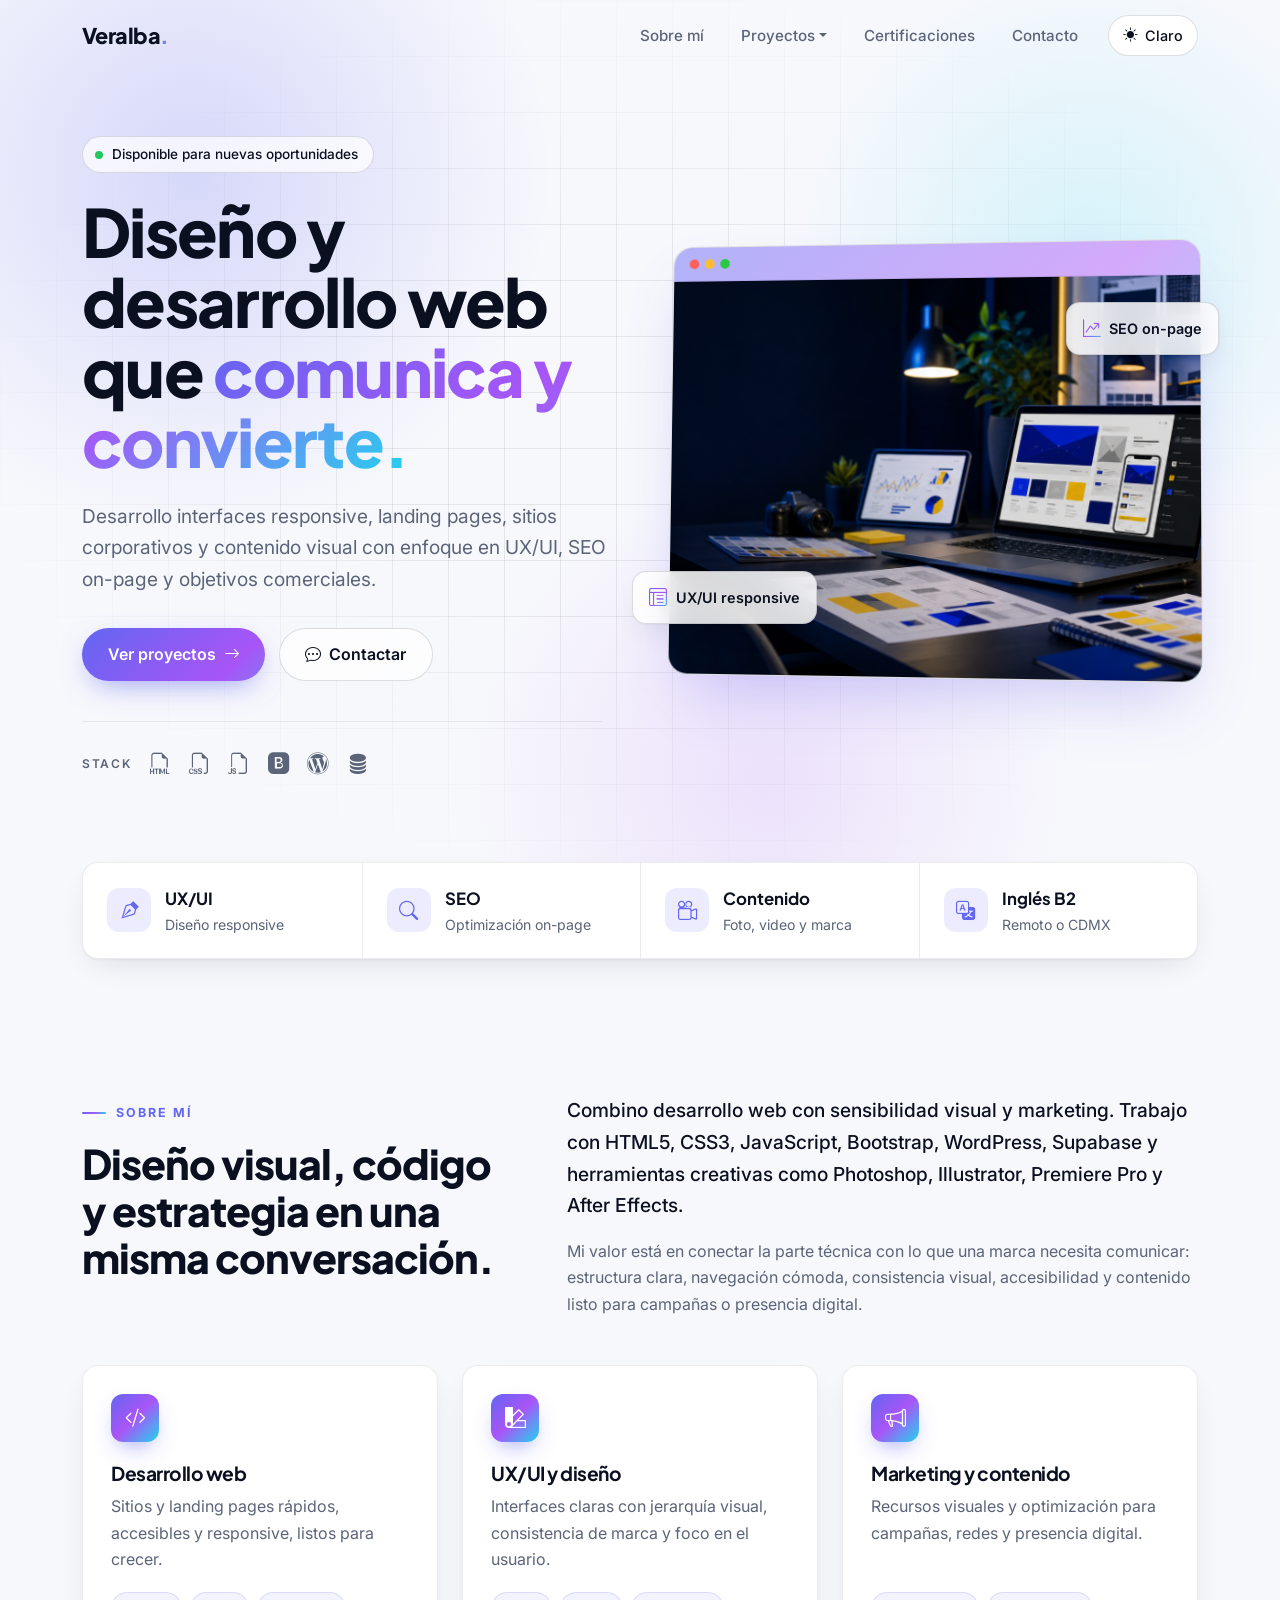
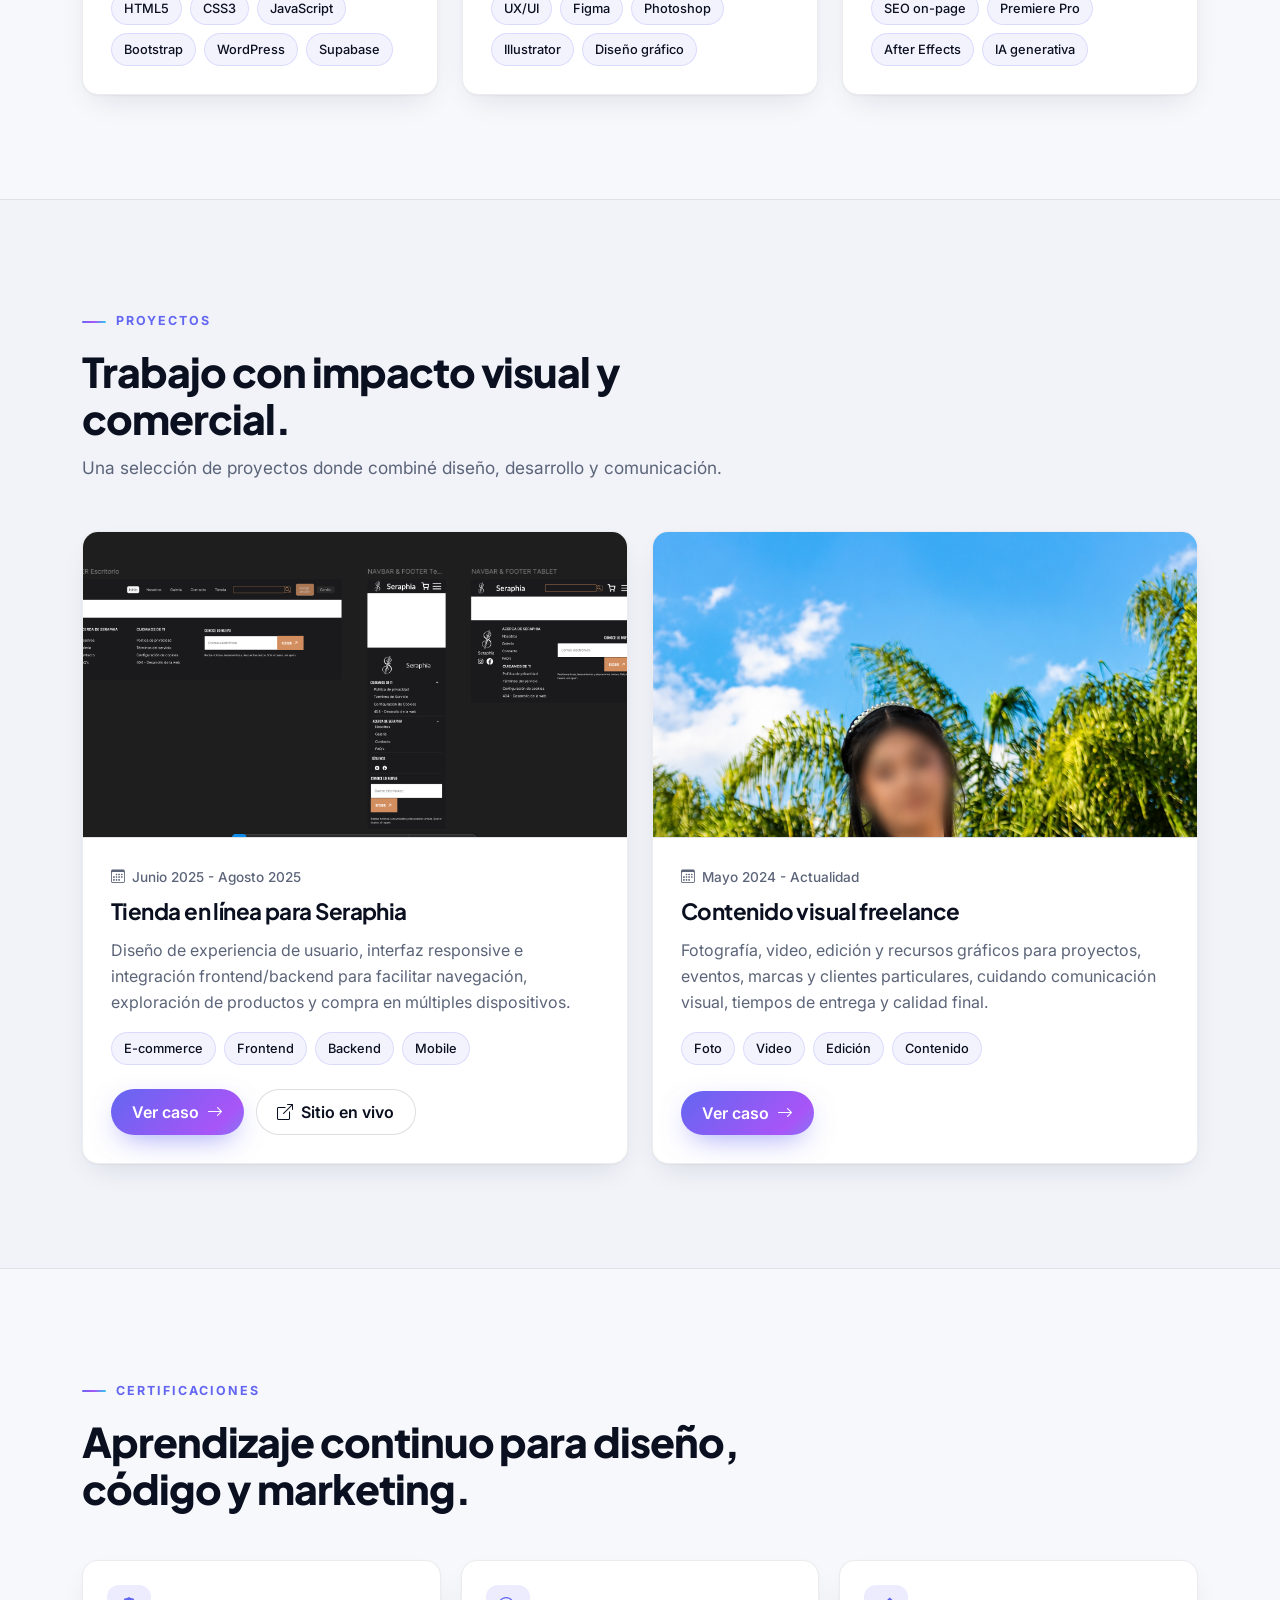
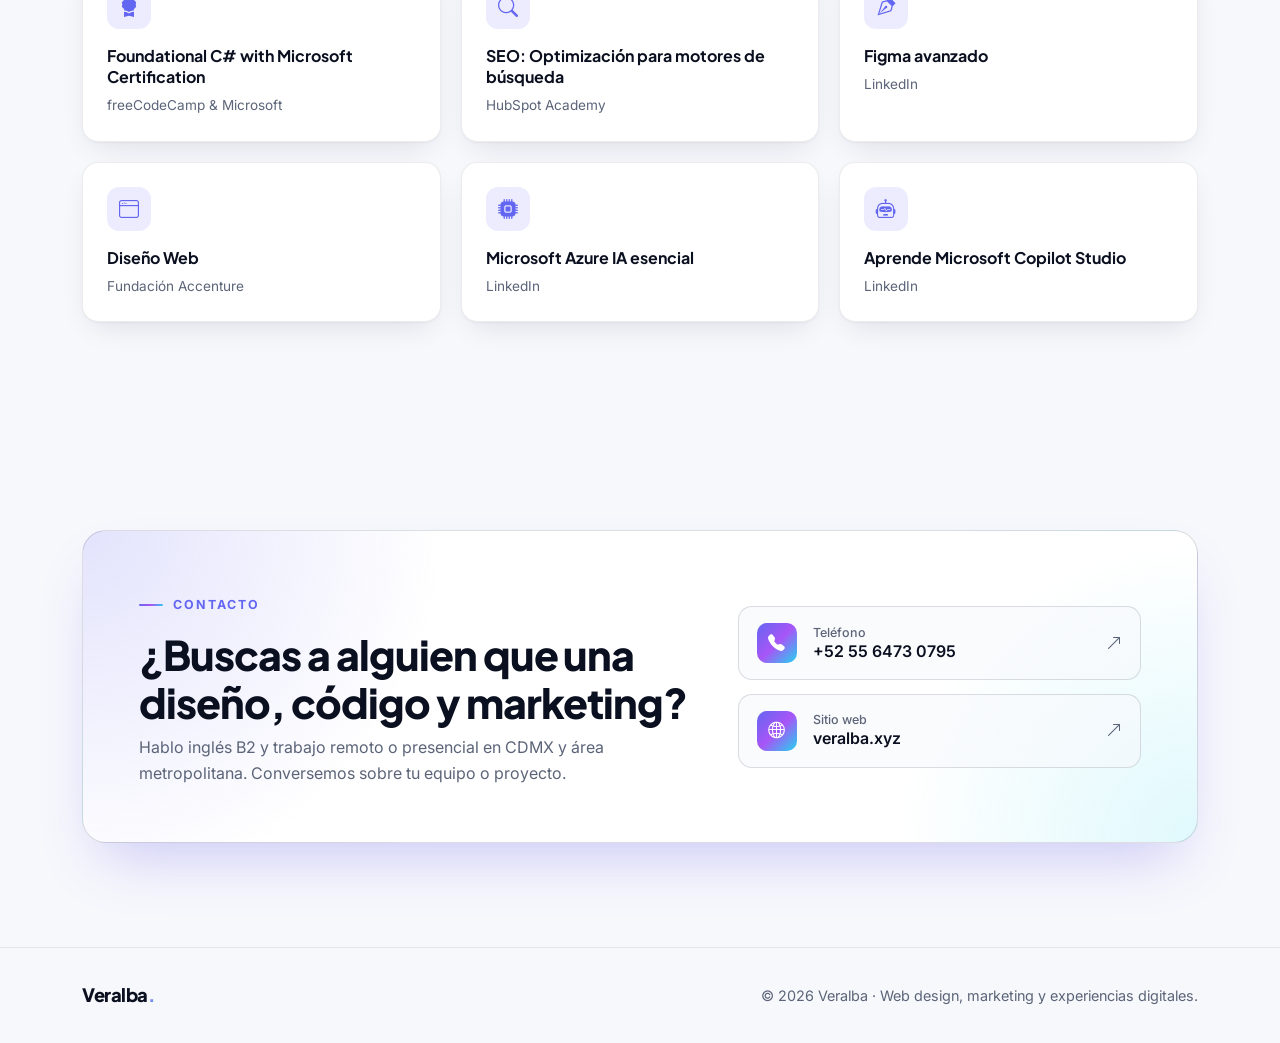
<file: index.html>
<!doctype html>
<html lang="es" data-bs-theme="dark">
  <head>
    <meta charset="utf-8">
    <meta name="viewport" content="width=device-width, initial-scale=1">
    <meta name="description" content="Portafolio de Veralba, diseño web y marketing digital, UX/UI, SEO y contenido visual.">
    <meta name="theme-color" content="#070a13">
    <title>Veralba | Web Designer & Marketing</title>
    <link rel="preconnect" href="https://fonts.googleapis.com">
    <link rel="preconnect" href="https://fonts.gstatic.com" crossorigin>
    <link rel="stylesheet" href="https://fonts.googleapis.com/css2?family=Inter:wght@400;500;600;700&family=Plus+Jakarta+Sans:wght@600;700;800&display=swap">
    <link rel="preconnect" href="https://cdn.jsdelivr.net">
    <link rel="stylesheet" href="https://cdn.jsdelivr.net/npm/bootstrap@5.3.3/dist/css/bootstrap.min.css">
    <link rel="stylesheet" href="https://cdn.jsdelivr.net/npm/bootstrap-icons@1.11.3/font/bootstrap-icons.min.css">
    <link rel="stylesheet" href="/styles.css">
  </head>
  <body>
    <div data-navbar></div>

    <main>
      <!-- Hero -->
      <section class="hero-section" id="inicio">
        <div class="hero-glow" aria-hidden="true"></div>
        <div class="hero-grid" aria-hidden="true"></div>
        <div class="container hero-content">
          <div class="row align-items-center g-5 hero-row">
            <div class="col-lg-6">
              <span class="status-badge reveal"><span class="status-dot"></span> Disponible para nuevas oportunidades</span>
              <h1 class="reveal">Diseño y desarrollo web que <span class="gradient-text">comunica y convierte.</span></h1>
              <p class="hero-copy reveal">Desarrollo interfaces responsive, landing pages, sitios corporativos y contenido visual con enfoque en UX/UI, SEO on-page y objetivos comerciales.</p>
              <div class="hero-actions reveal">
                <a class="btn btn-primary btn-lg" href="#proyectos">Ver proyectos <i class="bi bi-arrow-right"></i></a>
                <a class="btn btn-ghost btn-lg" href="#contacto"><i class="bi bi-chat-dots"></i> Contactar</a>
              </div>
              <div class="hero-stack reveal" aria-label="Tecnologías principales">
                <span class="stack-label">Stack</span>
                <i class="bi bi-filetype-html" title="HTML5"></i>
                <i class="bi bi-filetype-css" title="CSS3"></i>
                <i class="bi bi-filetype-js" title="JavaScript"></i>
                <i class="bi bi-bootstrap-fill" title="Bootstrap"></i>
                <i class="bi bi-wordpress" title="WordPress"></i>
                <i class="bi bi-database-fill" title="Supabase"></i>
              </div>
            </div>
            <div class="col-lg-6">
              <div class="hero-visual reveal">
                <div class="hero-frame">
                  <div class="frame-bar"><span></span><span></span><span></span></div>
                  <img src="/assets/images/hero-web-marketing.png" alt="Mesa creativa con interfaces web, analítica y recursos de marketing digital">
                </div>
                <div class="float-chip chip-a"><i class="bi bi-layout-text-window-reverse"></i> UX/UI responsive</div>
                <div class="float-chip chip-b"><i class="bi bi-graph-up-arrow"></i> SEO on-page</div>
              </div>
            </div>
          </div>
        </div>
      </section>

      <!-- Highlights -->
      <section class="highlights">
        <div class="container">
          <div class="highlight-grid">
            <div class="highlight reveal"><i class="bi bi-vector-pen"></i><div><strong>UX/UI</strong><span>Diseño responsive</span></div></div>
            <div class="highlight reveal"><i class="bi bi-search"></i><div><strong>SEO</strong><span>Optimización on-page</span></div></div>
            <div class="highlight reveal"><i class="bi bi-camera-reels"></i><div><strong>Contenido</strong><span>Foto, video y marca</span></div></div>
            <div class="highlight reveal"><i class="bi bi-translate"></i><div><strong>Inglés B2</strong><span>Remoto o CDMX</span></div></div>
          </div>
        </div>
      </section>

      <!-- Sobre mí -->
      <section class="section-pad" id="sobre-mi">
        <div class="container">
          <div class="row g-5 align-items-start">
            <div class="col-lg-5 reveal">
              <p class="section-kicker">Sobre mí</p>
              <h2>Diseño visual, código y estrategia en una misma conversación.</h2>
            </div>
            <div class="col-lg-7 reveal">
              <p class="lead">Combino desarrollo web con sensibilidad visual y marketing. Trabajo con HTML5, CSS3, JavaScript, Bootstrap, WordPress, Supabase y herramientas creativas como Photoshop, Illustrator, Premiere Pro y After Effects.</p>
              <p>Mi valor está en conectar la parte técnica con lo que una marca necesita comunicar: estructura clara, navegación cómoda, consistencia visual, accesibilidad y contenido listo para campañas o presencia digital.</p>
            </div>
          </div>

          <div class="row g-4 mt-2">
            <div class="col-md-4">
              <article class="service-card reveal">
                <div class="service-icon"><i class="bi bi-code-slash"></i></div>
                <h3>Desarrollo web</h3>
                <p>Sitios y landing pages rápidos, accesibles y responsive, listos para crecer.</p>
                <div class="skill-cloud"><span>HTML5</span><span>CSS3</span><span>JavaScript</span><span>Bootstrap</span><span>WordPress</span><span>Supabase</span></div>
              </article>
            </div>
            <div class="col-md-4">
              <article class="service-card reveal">
                <div class="service-icon"><i class="bi bi-palette2"></i></div>
                <h3>UX/UI y diseño</h3>
                <p>Interfaces claras con jerarquía visual, consistencia de marca y foco en el usuario.</p>
                <div class="skill-cloud"><span>UX/UI</span><span>Figma</span><span>Photoshop</span><span>Illustrator</span><span>Diseño gráfico</span></div>
              </article>
            </div>
            <div class="col-md-4">
              <article class="service-card reveal">
                <div class="service-icon"><i class="bi bi-megaphone"></i></div>
                <h3>Marketing y contenido</h3>
                <p>Recursos visuales y optimización para campañas, redes y presencia digital.</p>
                <div class="skill-cloud"><span>SEO on-page</span><span>Premiere Pro</span><span>After Effects</span><span>IA generativa</span></div>
              </article>
            </div>
          </div>
        </div>
      </section>

      <!-- Proyectos -->
      <section class="section-pad alt-section" id="proyectos">
        <div class="container">
          <div class="section-heading reveal">
            <p class="section-kicker">Proyectos</p>
            <h2>Trabajo con impacto visual y comercial.</h2>
            <p>Una selección de proyectos donde combiné diseño, desarrollo y comunicación.</p>
          </div>
          <div class="row g-4">
            <div class="col-lg-6">
              <article class="project-card reveal">
                <a class="project-thumb" href="/proyectos/tienda-seraphia.html" aria-label="Ver detalle de Tienda Seraphia">
                  <img src="/assets/images/Seraphia1.png" alt="Vista de la tienda en línea Seraphia" loading="lazy">
                </a>
                <div class="project-body">
                  <p class="project-date"><i class="bi bi-calendar3"></i> Junio 2025 - Agosto 2025</p>
                  <h3>Tienda en línea para Seraphia</h3>
                  <p>Diseño de experiencia de usuario, interfaz responsive e integración frontend/backend para facilitar navegación, exploración de productos y compra en múltiples dispositivos.</p>
                  <div class="tag-row"><span>E-commerce</span><span>Frontend</span><span>Backend</span><span>Mobile</span></div>
                  <div class="project-actions">
                    <a class="btn btn-primary" href="/proyectos/tienda-seraphia.html">Ver caso <i class="bi bi-arrow-right"></i></a>
                    <a class="btn btn-ghost" href="https://seraphia.vercel.app/" target="_blank" rel="noreferrer"><i class="bi bi-box-arrow-up-right"></i> Sitio en vivo</a>
                  </div>
                </div>
              </article>
            </div>
            <div class="col-lg-6">
              <article class="project-card reveal">
                <a class="project-thumb" href="/proyectos/contenido-visual-freelance.html" aria-label="Ver detalle de Contenido visual freelance">
                  <img src="/assets/images/freelance1.png" alt="Muestra de contenido visual freelance" loading="lazy">
                </a>
                <div class="project-body">
                  <p class="project-date"><i class="bi bi-calendar3"></i> Mayo 2024 - Actualidad</p>
                  <h3>Contenido visual freelance</h3>
                  <p>Fotografía, video, edición y recursos gráficos para proyectos, eventos, marcas y clientes particulares, cuidando comunicación visual, tiempos de entrega y calidad final.</p>
                  <div class="tag-row"><span>Foto</span><span>Video</span><span>Edición</span><span>Contenido</span></div>
                  <div class="project-actions">
                    <a class="btn btn-primary" href="/proyectos/contenido-visual-freelance.html">Ver caso <i class="bi bi-arrow-right"></i></a>
                  </div>
                </div>
              </article>
            </div>
          </div>
        </div>
      </section>

      <!-- Certificaciones -->
      <section class="section-pad" id="certificaciones">
        <div class="container">
          <div class="section-heading reveal">
            <p class="section-kicker">Certificaciones</p>
            <h2>Aprendizaje continuo para diseño, código y marketing.</h2>
          </div>
          <div class="cert-grid">
            <div class="cert-item reveal"><i class="bi bi-award-fill"></i><span>Foundational C# with Microsoft Certification</span><small>freeCodeCamp & Microsoft</small></div>
            <div class="cert-item reveal"><i class="bi bi-search"></i><span>SEO: Optimización para motores de búsqueda</span><small>HubSpot Academy</small></div>
            <div class="cert-item reveal"><i class="bi bi-vector-pen"></i><span>Figma avanzado</span><small>LinkedIn</small></div>
            <div class="cert-item reveal"><i class="bi bi-window"></i><span>Diseño Web</span><small>Fundación Accenture</small></div>
            <div class="cert-item reveal"><i class="bi bi-cpu-fill"></i><span>Microsoft Azure IA esencial</span><small>LinkedIn</small></div>
            <div class="cert-item reveal"><i class="bi bi-robot"></i><span>Aprende Microsoft Copilot Studio</span><small>LinkedIn</small></div>
          </div>
        </div>
      </section>

      <!-- Contacto -->
      <section class="section-pad" id="contacto">
        <div class="container">
          <div class="cta-panel reveal">
            <div class="row g-4 align-items-center">
              <div class="col-lg-7">
                <p class="section-kicker">Contacto</p>
                <h2>¿Buscas a alguien que una diseño, código y marketing?</h2>
                <p class="mb-0">Hablo inglés B2 y trabajo remoto o presencial en CDMX y área metropolitana. Conversemos sobre tu equipo o proyecto.</p>
              </div>
              <div class="col-lg-5">
                <div class="link-panel">
                  <a href="tel:+525564730795"><i class="bi bi-telephone-fill"></i><span><small>Teléfono</small>+52 55 6473 0795</span><i class="bi bi-arrow-up-right link-arrow"></i></a>
                  <a href="https://www.veralba.xyz/" target="_blank" rel="noreferrer"><i class="bi bi-globe2"></i><span><small>Sitio web</small>veralba.xyz</span><i class="bi bi-arrow-up-right link-arrow"></i></a>
                </div>
              </div>
            </div>
          </div>
        </div>
      </section>
    </main>

    <footer class="site-footer">
      <div class="container d-flex flex-column flex-md-row justify-content-between align-items-center gap-2">
        <span class="footer-brand">Veralba<span class="brand-dot">.</span></span>
        <span>© 2026 Veralba · Web design, marketing y experiencias digitales.</span>
      </div>
    </footer>

    <script src="https://cdn.jsdelivr.net/npm/bootstrap@5.3.3/dist/js/bootstrap.bundle.min.js"></script>
    <script src="/script.js"></script>
  </body>
</html>
</file>
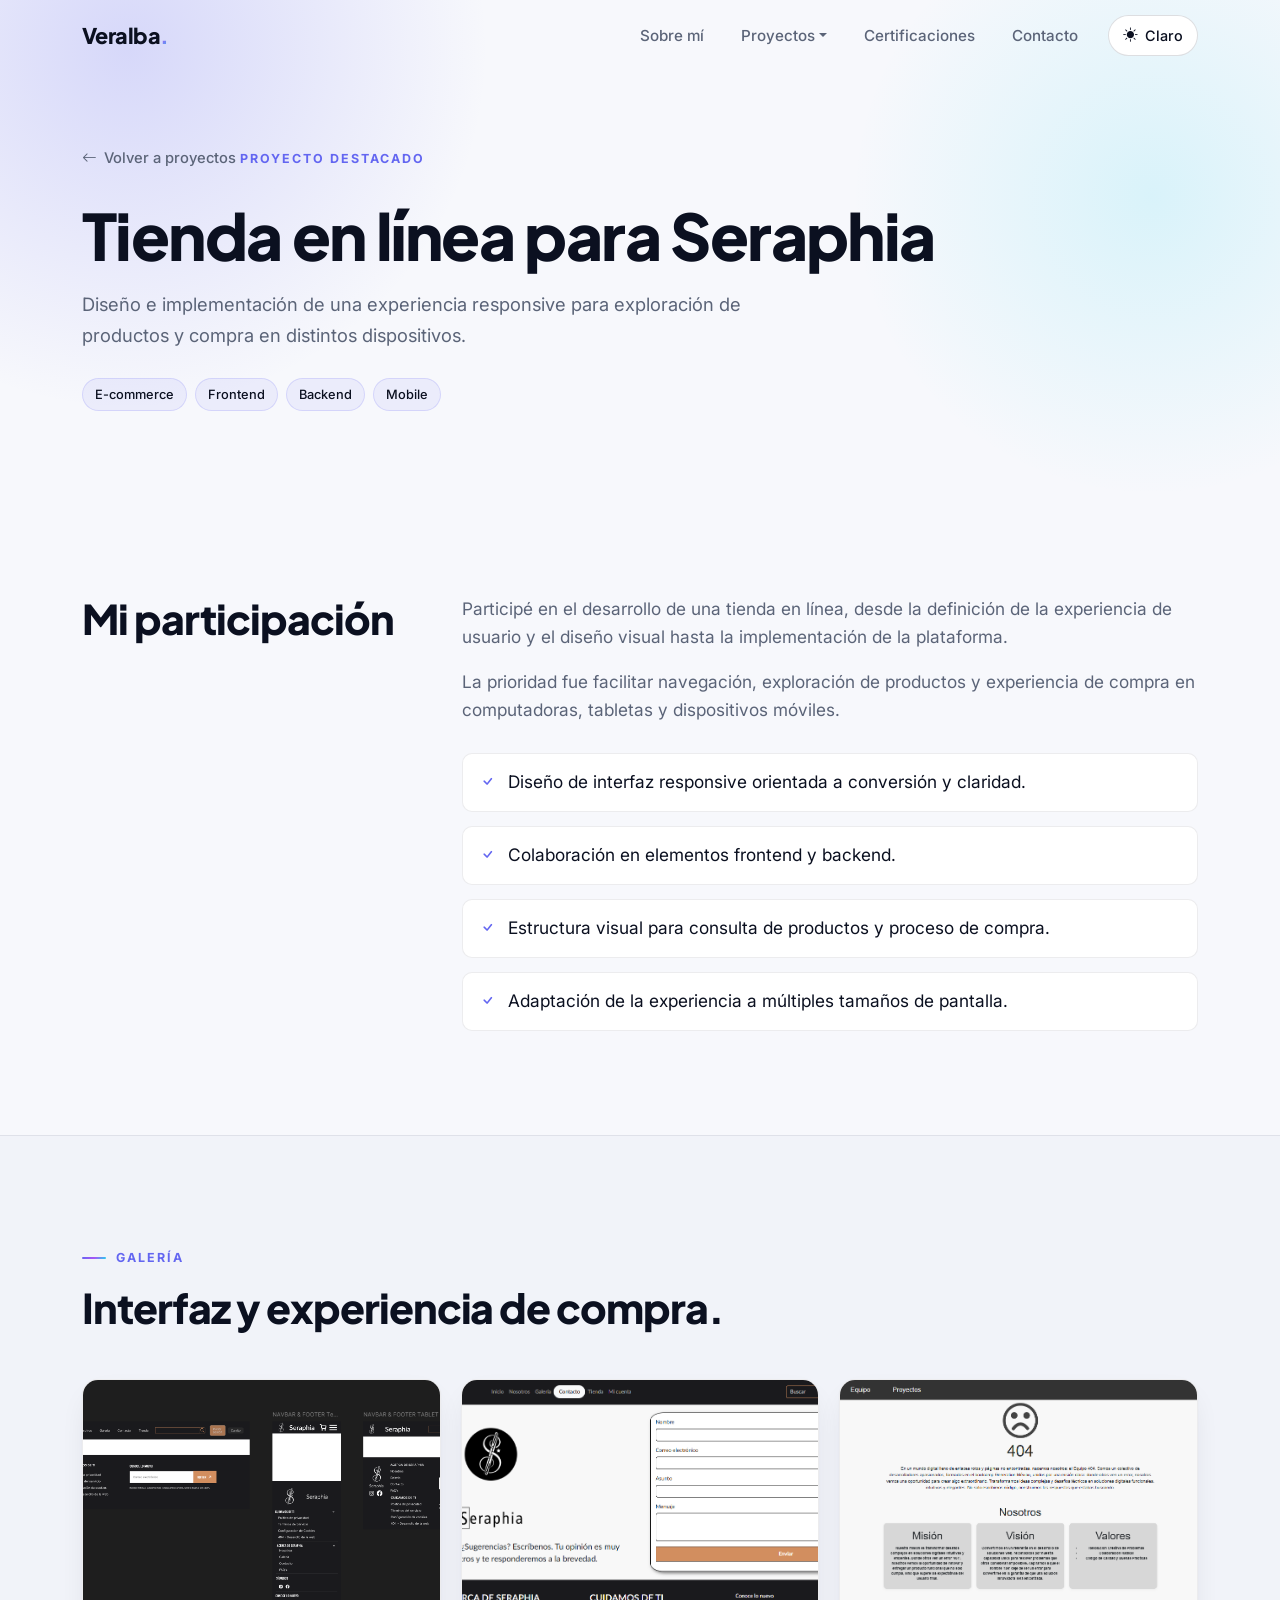
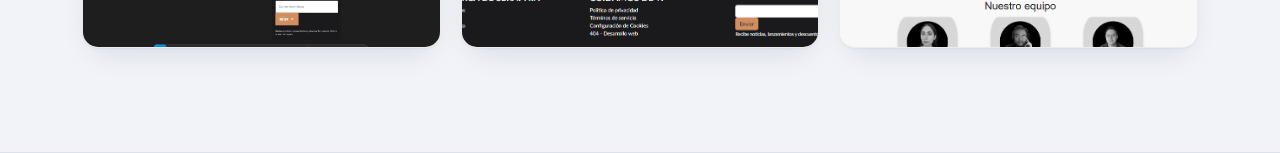
<file: proyectos/tienda-seraphia.html>
<!doctype html>
<html lang="es" data-bs-theme="dark">
  <head>
    <meta charset="utf-8">
    <meta name="viewport" content="width=device-width, initial-scale=1">
    <meta name="description" content="Detalle del proyecto de tienda en línea Seraphia realizado por Veralba.">
    <title>Tienda Seraphia | Veralba</title>
    <link rel="preconnect" href="https://fonts.googleapis.com">
    <link rel="preconnect" href="https://fonts.gstatic.com" crossorigin>
    <link rel="stylesheet" href="https://fonts.googleapis.com/css2?family=Inter:wght@400;500;600;700&family=Plus+Jakarta+Sans:wght@600;700;800&display=swap">
    <link rel="stylesheet" href="https://cdn.jsdelivr.net/npm/bootstrap@5.3.3/dist/css/bootstrap.min.css">
    <link rel="stylesheet" href="https://cdn.jsdelivr.net/npm/bootstrap-icons@1.11.3/font/bootstrap-icons.min.css">
    <link rel="stylesheet" href="/styles.css">
  </head>
  <body>
    <div data-navbar></div>
    <main class="project-detail">
      <header class="project-hero">
        <div class="container">
          <a class="back-link" href="/index.html#proyectos"><i class="bi bi-arrow-left"></i> Volver a proyectos</a>
          <p class="eyebrow">Proyecto destacado</p>
          <h1>Tienda en línea para Seraphia</h1>
          <p>Diseño e implementación de una experiencia responsive para exploración de productos y compra en distintos dispositivos.</p>
          <div class="tag-row"><span>E-commerce</span><span>Frontend</span><span>Backend</span><span>Mobile</span></div>
        </div>
      </header>
      <section class="section-pad">
        <div class="container">
          <div class="row g-4">
            <div class="col-lg-4 reveal"><h2>Mi participación</h2></div>
            <div class="col-lg-8 detail-copy reveal">
              <p>Participé en el desarrollo de una tienda en línea, desde la definición de la experiencia de usuario y el diseño visual hasta la implementación de la plataforma.</p>
              <p>La prioridad fue facilitar navegación, exploración de productos y experiencia de compra en computadoras, tabletas y dispositivos móviles.</p>
              <ul class="detail-list">
                <li>Diseño de interfaz responsive orientada a conversión y claridad.</li>
                <li>Colaboración en elementos frontend y backend.</li>
                <li>Estructura visual para consulta de productos y proceso de compra.</li>
                <li>Adaptación de la experiencia a múltiples tamaños de pantalla.</li>
              </ul>
            </div>
          </div>
        </div>
      </section>
      <section class="section-pad alt-section">
        <div class="container">
          <div class="section-heading reveal">
            <p class="section-kicker">Galería</p>
            <h2>Interfaz y experiencia de compra.</h2>
          </div>
          <div class="project-gallery" aria-label="Galería de tienda en línea Seraphia">
            <button class="gallery-item reveal" type="button" data-gallery-full="/assets/images/Seraphia1.png" data-gallery-title="Tienda Seraphia - imagen 01">
              <img src="/assets/images/Seraphia1.png" alt="Tienda Seraphia, imagen 01">
              <span class="gallery-empty"><i class="bi bi-image"></i><strong>Imagen 01</strong></span>
            </button>
            <button class="gallery-item reveal" type="button" data-gallery-full="/assets/images/Seraphia2.png" data-gallery-title="Tienda Seraphia - imagen 02">
              <img src="/assets/images/Seraphia2.png" alt="Tienda Seraphia, imagen 02">
              <span class="gallery-empty"><i class="bi bi-image"></i><strong>Imagen 02</strong></span>
            </button>
            <button class="gallery-item reveal" type="button" data-gallery-full="/assets/images/Seraphia3.png" data-gallery-title="Tienda Seraphia - imagen 03">
              <img src="/assets/images/Seraphia3.png" alt="Tienda Seraphia, imagen 03">
              <span class="gallery-empty"><i class="bi bi-image"></i><strong>Imagen 03</strong></span>
            </button>
          </div>
        </div>
      </section>
    </main>
    <script src="https://cdn.jsdelivr.net/npm/bootstrap@5.3.3/dist/js/bootstrap.bundle.min.js"></script>
    <script src="/script.js"></script>
  </body>
</html>
</file>
<file: styles.css>
/* ==========================================================================
   Veralba — Design tokens
   ========================================================================== */
:root {
  --accent: #6366f1;
  --accent-2: #22d3ee;
  --accent-3: #a855f7;
  --gradient: linear-gradient(135deg, var(--accent) 0%, var(--accent-3) 50%, var(--accent-2) 100%);

  --bg: #f7f8fc;
  --surface: #ffffff;
  --surface-2: #f1f3f9;
  --ink: #0b1020;
  --muted: #5b6478;
  --line: rgba(15, 23, 42, 0.08);
  --line-strong: rgba(15, 23, 42, 0.14);
  --shadow: 0 1px 2px rgba(15, 23, 42, 0.04), 0 12px 32px -12px rgba(15, 23, 42, 0.14);
  --shadow-lg: 0 30px 60px -20px rgba(79, 70, 229, 0.28);

  --radius: 16px;
  --radius-sm: 10px;
  --font-body: "Inter", system-ui, -apple-system, "Segoe UI", sans-serif;
  --font-display: "Plus Jakarta Sans", "Inter", system-ui, sans-serif;
  --ease: cubic-bezier(0.22, 1, 0.36, 1);
}

[data-bs-theme="dark"] {
  --bg: #070a13;
  --surface: #0d1220;
  --surface-2: #0a0f1b;
  --ink: #eef1fb;
  --muted: #98a2bb;
  --line: rgba(255, 255, 255, 0.07);
  --line-strong: rgba(255, 255, 255, 0.14);
  --shadow: 0 1px 2px rgba(0, 0, 0, 0.3), 0 16px 40px -16px rgba(0, 0, 0, 0.6);
  --shadow-lg: 0 30px 70px -20px rgba(99, 102, 241, 0.35);
}

/* ==========================================================================
   Base
   ========================================================================== */
* { box-sizing: border-box; }

html { scroll-behavior: smooth; }

body {
  background: var(--bg);
  color: var(--ink);
  font-family: var(--font-body);
  font-size: 1rem;
  line-height: 1.65;
  -webkit-font-smoothing: antialiased;
  text-rendering: optimizeLegibility;
}

::selection { background: color-mix(in srgb, var(--accent) 35%, transparent); }

section { scroll-margin-top: 80px; }

h1, h2, h3, .navbar-brand, .footer-brand {
  font-family: var(--font-display);
  letter-spacing: -0.025em;
}

h2 {
  font-size: clamp(1.85rem, 3.2vw, 2.6rem);
  font-weight: 800;
  line-height: 1.15;
}

p { color: var(--muted); }

a { transition: color 0.2s var(--ease); }

.fw-black { font-weight: 800; }

.gradient-text {
  background: var(--gradient);
  -webkit-background-clip: text;
  background-clip: text;
  color: transparent;
}

/* ==========================================================================
   Buttons
   ========================================================================== */
.btn {
  align-items: center;
  border-radius: 999px;
  display: inline-flex;
  font-weight: 600;
  gap: 0.5rem;
  justify-content: center;
  padding: 0.65rem 1.3rem;
  transition: transform 0.25s var(--ease), box-shadow 0.25s var(--ease), background 0.25s var(--ease), border-color 0.25s var(--ease);
}

.btn-lg { font-size: 1rem; padding: 0.85rem 1.6rem; }
.btn-sm { padding: 0.4rem 0.9rem; }

.btn i { transition: transform 0.25s var(--ease); }
.btn:hover i.bi-arrow-right { transform: translateX(3px); }

.btn-primary {
  --bs-btn-color: #fff;
  --bs-btn-hover-color: #fff;
  --bs-btn-active-color: #fff;
  background: var(--gradient);
  background-size: 160% 160%;
  border: 0;
  box-shadow: 0 10px 30px -10px rgba(99, 102, 241, 0.7);
}

.btn-primary:hover,
.btn-primary:focus-visible {
  background-position: 100% 50%;
  box-shadow: 0 16px 36px -10px rgba(99, 102, 241, 0.85);
  transform: translateY(-2px);
}

.btn-ghost,
.btn-outline-primary {
  --bs-btn-color: var(--ink);
  --bs-btn-hover-color: var(--ink);
  --bs-btn-active-color: var(--ink);
  background: color-mix(in srgb, var(--surface) 70%, transparent);
  border: 1px solid var(--line-strong);
  backdrop-filter: blur(8px);
}

.btn-ghost:hover,
.btn-outline-primary:hover {
  background: var(--surface);
  border-color: color-mix(in srgb, var(--accent) 60%, transparent);
  transform: translateY(-2px);
}

/* ==========================================================================
   Navbar
   ========================================================================== */
.portfolio-nav {
  background: transparent;
  border-bottom: 1px solid transparent;
  min-height: 72px;
  transition: background 0.3s var(--ease), border-color 0.3s var(--ease), backdrop-filter 0.3s var(--ease);
}

.portfolio-nav.is-scrolled {
  background: color-mix(in srgb, var(--bg) 78%, transparent);
  backdrop-filter: saturate(160%) blur(16px);
  -webkit-backdrop-filter: saturate(160%) blur(16px);
  border-bottom-color: var(--line);
}

.navbar-brand {
  color: var(--ink);
  font-size: 1.35rem;
}

.navbar-brand:hover { color: var(--ink); }

.brand-dot {
  background: var(--gradient);
  -webkit-background-clip: text;
  background-clip: text;
  color: transparent;
}

.nav-link {
  border-radius: 999px;
  color: var(--muted);
  font-size: 0.95rem;
  font-weight: 500;
  padding: 0.45rem 0.9rem !important;
}

.nav-link:hover,
.nav-link:focus,
.nav-link.show {
  color: var(--ink);
}

.navbar-toggler {
  align-items: center;
  background: var(--surface);
  border: 1px solid var(--line-strong);
  border-radius: 12px;
  color: var(--ink);
  display: inline-flex;
  font-size: 1.4rem;
  height: 44px;
  justify-content: center;
  padding: 0;
  width: 44px;
}

.navbar-toggler:focus { box-shadow: 0 0 0 0.2rem color-mix(in srgb, var(--accent) 35%, transparent); }

.nav-offcanvas {
  --bs-offcanvas-bg: var(--bg);
  --bs-offcanvas-color: var(--ink);
}

.offcanvas-title {
  font-family: var(--font-display);
  font-size: 1.25rem;
  font-weight: 800;
}

.portfolio-dropdown {
  background: color-mix(in srgb, var(--surface) 92%, transparent);
  backdrop-filter: blur(16px);
  border: 1px solid var(--line);
  border-radius: var(--radius);
  box-shadow: var(--shadow);
  min-width: 260px;
  padding: 0.5rem;
}

.portfolio-dropdown .dropdown-item {
  align-items: center;
  border-radius: var(--radius-sm);
  color: var(--ink);
  display: flex;
  font-weight: 500;
  gap: 0.65rem;
  padding: 0.6rem 0.75rem;
}

.portfolio-dropdown .dropdown-item i { color: var(--accent); }

.portfolio-dropdown .dropdown-item:hover,
.portfolio-dropdown .dropdown-item:focus {
  background: color-mix(in srgb, var(--accent) 12%, transparent);
  color: var(--ink);
}

.portfolio-dropdown .dropdown-divider { border-color: var(--line); }

.theme-toggle {
  align-items: center;
  background: var(--surface);
  border: 1px solid var(--line-strong);
  border-radius: 999px;
  color: var(--ink);
  display: inline-flex;
  font-size: 0.9rem;
  font-weight: 500;
  gap: 0.45rem;
  min-height: 40px;
  padding: 0.45rem 0.9rem;
  transition: border-color 0.2s var(--ease);
}

.theme-toggle:hover { border-color: var(--accent); }

/* ==========================================================================
   Hero
   ========================================================================== */
.hero-section {
  overflow: hidden;
  padding: 8.5rem 0 5rem;
  position: relative;
}

.hero-row { min-height: 70vh; }

.hero-glow {
  background:
    radial-gradient(600px circle at 15% 20%, rgba(99, 102, 241, 0.22), transparent 60%),
    radial-gradient(500px circle at 85% 30%, rgba(34, 211, 238, 0.16), transparent 60%),
    radial-gradient(500px circle at 60% 90%, rgba(168, 85, 247, 0.14), transparent 60%);
  inset: 0;
  pointer-events: none;
  position: absolute;
}

.hero-grid {
  background-image:
    linear-gradient(var(--line) 1px, transparent 1px),
    linear-gradient(90deg, var(--line) 1px, transparent 1px);
  background-size: 56px 56px;
  inset: 0;
  mask-image: radial-gradient(ellipse at center, #000 30%, transparent 75%);
  -webkit-mask-image: radial-gradient(ellipse at center, #000 30%, transparent 75%);
  pointer-events: none;
  position: absolute;
}

.hero-content { position: relative; z-index: 1; }

.status-badge {
  align-items: center;
  background: color-mix(in srgb, var(--surface) 70%, transparent);
  border: 1px solid var(--line-strong);
  border-radius: 999px;
  color: var(--ink);
  display: inline-flex;
  font-size: 0.85rem;
  font-weight: 500;
  gap: 0.55rem;
  margin-bottom: 1.5rem;
  padding: 0.4rem 0.95rem 0.4rem 0.75rem;
  backdrop-filter: blur(8px);
}

.status-dot {
  background: #22c55e;
  border-radius: 50%;
  box-shadow: 0 0 0 0 rgba(34, 197, 94, 0.6);
  height: 8px;
  width: 8px;
  animation: pulse 2s infinite;
}

@keyframes pulse {
  0% { box-shadow: 0 0 0 0 rgba(34, 197, 94, 0.55); }
  70% { box-shadow: 0 0 0 10px rgba(34, 197, 94, 0); }
  100% { box-shadow: 0 0 0 0 rgba(34, 197, 94, 0); }
}

.hero-section h1 {
  font-size: clamp(2.5rem, 5.2vw, 4.4rem);
  font-weight: 800;
  line-height: 1.05;
  margin-bottom: 0;
}

.hero-copy {
  font-size: clamp(1.05rem, 1.6vw, 1.2rem);
  margin: 1.5rem 0 2rem;
  max-width: 560px;
}

.hero-actions {
  display: flex;
  flex-wrap: wrap;
  gap: 0.85rem;
}

.hero-stack {
  align-items: center;
  border-top: 1px solid var(--line);
  color: var(--muted);
  display: flex;
  flex-wrap: wrap;
  font-size: 1.35rem;
  gap: 1.1rem;
  margin-top: 2.5rem;
  max-width: 520px;
  padding-top: 1.5rem;
}

.hero-stack i { transition: color 0.2s var(--ease), transform 0.2s var(--ease); }
.hero-stack i:hover { color: var(--ink); transform: translateY(-2px); }

.stack-label {
  font-size: 0.75rem;
  font-weight: 600;
  letter-spacing: 0.14em;
  text-transform: uppercase;
}

.hero-visual { position: relative; }

.hero-frame {
  background: var(--surface);
  border: 1px solid var(--line-strong);
  border-radius: 20px;
  box-shadow: var(--shadow-lg);
  overflow: hidden;
  position: relative;
  transform: perspective(1400px) rotateY(-6deg) rotateX(3deg);
  transition: transform 0.6s var(--ease);
}

.hero-visual:hover .hero-frame { transform: perspective(1400px) rotateY(0) rotateX(0); }

.hero-frame::before {
  background: var(--gradient);
  border-radius: 21px;
  content: "";
  inset: -1px;
  opacity: 0.5;
  position: absolute;
  z-index: -1;
}

.frame-bar {
  border-bottom: 1px solid var(--line);
  display: flex;
  gap: 6px;
  padding: 0.75rem 1rem;
}

.frame-bar span {
  background: var(--line-strong);
  border-radius: 50%;
  height: 10px;
  width: 10px;
}

.frame-bar span:nth-child(1) { background: #ff5f57; }
.frame-bar span:nth-child(2) { background: #febc2e; }
.frame-bar span:nth-child(3) { background: #28c840; }

.hero-frame img {
  aspect-ratio: 4 / 3;
  display: block;
  object-fit: cover;
  width: 100%;
}

.float-chip {
  align-items: center;
  background: color-mix(in srgb, var(--surface) 85%, transparent);
  border: 1px solid var(--line-strong);
  border-radius: 14px;
  box-shadow: var(--shadow);
  color: var(--ink);
  display: inline-flex;
  font-size: 0.9rem;
  font-weight: 600;
  gap: 0.55rem;
  padding: 0.7rem 1rem;
  position: absolute;
  backdrop-filter: blur(12px);
  animation: float 6s ease-in-out infinite;
}

.float-chip i {
  background: var(--gradient);
  -webkit-background-clip: text;
  background-clip: text;
  color: transparent;
  font-size: 1.1rem;
}

.chip-a { bottom: 12%; left: -6%; }
.chip-b { right: -4%; top: 14%; animation-delay: -3s; }

@keyframes float {
  0%, 100% { transform: translateY(0); }
  50% { transform: translateY(-10px); }
}

/* ==========================================================================
   Highlights strip
   ========================================================================== */
.highlights { padding: 0 0 2rem; }

.highlight-grid {
  background: var(--surface);
  border: 1px solid var(--line);
  border-radius: var(--radius);
  box-shadow: var(--shadow);
  display: grid;
  grid-template-columns: repeat(4, 1fr);
  overflow: hidden;
}

.highlight {
  align-items: center;
  display: flex;
  gap: 0.9rem;
  padding: 1.4rem 1.5rem;
}

.highlight + .highlight { border-left: 1px solid var(--line); }

.highlight i {
  align-items: center;
  background: color-mix(in srgb, var(--accent) 12%, transparent);
  border-radius: 12px;
  color: var(--accent);
  display: inline-flex;
  flex-shrink: 0;
  font-size: 1.2rem;
  height: 44px;
  justify-content: center;
  width: 44px;
}

.highlight strong,
.highlight span { display: block; }

.highlight strong {
  font-family: var(--font-display);
  font-size: 1.05rem;
}

.highlight span {
  color: var(--muted);
  font-size: 0.88rem;
}

/* ==========================================================================
   Sections
   ========================================================================== */
.section-pad { padding: 6.5rem 0; }

.alt-section {
  background: var(--surface-2);
  border-bottom: 1px solid var(--line);
  border-top: 1px solid var(--line);
}

.eyebrow,
.section-kicker {
  align-items: center;
  color: var(--accent);
  display: inline-flex;
  font-size: 0.78rem;
  font-weight: 700;
  gap: 0.6rem;
  letter-spacing: 0.16em;
  margin-bottom: 1rem;
  text-transform: uppercase;
}

.section-kicker::before {
  background: var(--gradient);
  border-radius: 2px;
  content: "";
  height: 2px;
  width: 24px;
}

.section-heading {
  margin-bottom: 3rem;
  max-width: 680px;
}

.section-heading p:not(.section-kicker) { font-size: 1.08rem; margin: 0.75rem 0 0; }

.lead {
  color: var(--ink);
  font-size: 1.2rem;
  font-weight: 500;
}

/* Tags */
.tag-row,
.skill-cloud {
  display: flex;
  flex-wrap: wrap;
  gap: 0.5rem;
}

.skill-cloud span,
.tag-row span {
  background: color-mix(in srgb, var(--accent) 8%, transparent);
  border: 1px solid color-mix(in srgb, var(--accent) 18%, transparent);
  border-radius: 999px;
  color: var(--ink);
  font-size: 0.8rem;
  font-weight: 500;
  padding: 0.3rem 0.75rem;
}

/* Cards (shared) */
.service-card,
.project-card,
.cert-item,
.contact-form {
  background: var(--surface);
  border: 1px solid var(--line);
  border-radius: var(--radius);
  box-shadow: var(--shadow);
  position: relative;
  transition: transform 0.35s var(--ease), border-color 0.35s var(--ease), box-shadow 0.35s var(--ease);
}

.service-card:hover,
.project-card:hover,
.cert-item:hover {
  border-color: color-mix(in srgb, var(--accent) 45%, transparent);
  box-shadow: var(--shadow-lg);
  transform: translateY(-4px);
}

/* Services */
.service-card {
  display: flex;
  flex-direction: column;
  height: 100%;
  padding: 1.75rem;
}

.service-card h3 {
  font-size: 1.2rem;
  font-weight: 700;
  margin-bottom: 0.5rem;
}

.service-card p { margin-bottom: 1.25rem; }
.service-card .skill-cloud { margin-top: auto; }

.service-icon,
.project-icon {
  align-items: center;
  background: var(--gradient);
  border-radius: 12px;
  box-shadow: 0 10px 24px -10px rgba(99, 102, 241, 0.8);
  color: #fff;
  display: inline-flex;
  font-size: 1.3rem;
  height: 48px;
  justify-content: center;
  margin-bottom: 1.25rem;
  width: 48px;
}

/* Projects */
.project-card {
  display: flex;
  flex-direction: column;
  height: 100%;
  overflow: hidden;
}

.project-thumb {
  aspect-ratio: 16 / 9;
  background: var(--surface-2);
  border-bottom: 1px solid var(--line);
  display: block;
  overflow: hidden;
}

.project-thumb img {
  height: 100%;
  object-fit: cover;
  object-position: top;
  transition: transform 0.7s var(--ease);
  width: 100%;
}

.project-card:hover .project-thumb img { transform: scale(1.05); }

.project-body {
  display: flex;
  flex: 1;
  flex-direction: column;
  padding: 1.75rem;
}

.project-date {
  align-items: center;
  color: var(--muted);
  display: flex;
  font-size: 0.85rem;
  font-weight: 500;
  gap: 0.45rem;
  margin-bottom: 0.6rem;
}

.project-card h3 {
  font-size: 1.4rem;
  font-weight: 700;
  margin-bottom: 0.75rem;
}

.project-actions {
  display: flex;
  flex-wrap: wrap;
  gap: 0.75rem;
  margin-top: auto;
  padding-top: 1.5rem;
}

/* Certifications */
.cert-grid {
  display: grid;
  gap: 1.25rem;
  grid-template-columns: repeat(3, 1fr);
}

.cert-item {
  display: flex;
  flex-direction: column;
  padding: 1.5rem;
}

.cert-item i {
  align-items: center;
  background: color-mix(in srgb, var(--accent) 12%, transparent);
  border-radius: 12px;
  color: var(--accent);
  display: inline-flex;
  font-size: 1.25rem;
  height: 44px;
  justify-content: center;
  margin-bottom: 1rem;
  width: 44px;
}

.cert-item span,
.cert-item small { display: block; }

.cert-item span {
  color: var(--ink);
  font-family: var(--font-display);
  font-weight: 700;
  line-height: 1.35;
}

.cert-item small {
  color: var(--muted);
  font-size: 0.85rem;
  margin-top: 0.4rem;
}

.cert-btn {
  align-self: flex-start;
  margin-top: auto;
}

/* Contact / CTA */
.cta-panel {
  background:
    radial-gradient(600px circle at 0% 0%, rgba(99, 102, 241, 0.18), transparent 60%),
    radial-gradient(500px circle at 100% 100%, rgba(34, 211, 238, 0.14), transparent 60%),
    var(--surface);
  border: 1px solid var(--line-strong);
  border-radius: 24px;
  box-shadow: var(--shadow-lg);
  overflow: hidden;
  padding: clamp(2rem, 5vw, 3.5rem);
  position: relative;
}

.link-panel {
  display: grid;
  gap: 0.85rem;
}

.link-panel a {
  align-items: center;
  background: color-mix(in srgb, var(--bg) 60%, transparent);
  border: 1px solid var(--line-strong);
  border-radius: 14px;
  color: var(--ink);
  display: flex;
  font-weight: 600;
  gap: 1rem;
  padding: 1rem 1.15rem;
  text-decoration: none;
  transition: transform 0.25s var(--ease), border-color 0.25s var(--ease), background 0.25s var(--ease);
}

.link-panel a:hover {
  background: var(--surface);
  border-color: var(--accent);
  transform: translateY(-2px);
}

.link-panel a > i:first-child {
  align-items: center;
  background: var(--gradient);
  border-radius: 10px;
  color: #fff;
  display: inline-flex;
  font-size: 1.05rem;
  height: 40px;
  justify-content: center;
  width: 40px;
}

.link-panel span { display: flex; flex-direction: column; line-height: 1.3; }

.link-panel small {
  color: var(--muted);
  font-size: 0.78rem;
  font-weight: 500;
}

.link-arrow {
  color: var(--muted);
  margin-left: auto;
  transition: transform 0.25s var(--ease), color 0.25s var(--ease);
}

.link-panel a:hover .link-arrow { color: var(--accent); transform: translate(2px, -2px); }

/* Forms (kept for future use) */
.contact-form { padding: 1.5rem; }

.form-control,
.form-select {
  background-color: var(--surface-2);
  border: 1px solid var(--line);
  border-radius: var(--radius-sm);
  color: var(--ink);
  min-height: 50px;
}

.form-control:focus,
.form-select:focus {
  border-color: var(--accent);
  box-shadow: 0 0 0 0.25rem color-mix(in srgb, var(--accent) 20%, transparent);
}

/* Footer */
.site-footer {
  border-top: 1px solid var(--line);
  color: var(--muted);
  font-size: 0.9rem;
  padding: 2rem 0;
}

.footer-brand {
  color: var(--ink);
  font-size: 1.15rem;
  font-weight: 800;
}

/* ==========================================================================
   Project detail pages
   ========================================================================== */
.project-detail { padding-top: 0; }

.project-hero {
  overflow: hidden;
  padding: 9rem 0 5rem;
  position: relative;
}

.project-hero::before {
  background:
    radial-gradient(600px circle at 10% 10%, rgba(99, 102, 241, 0.22), transparent 60%),
    radial-gradient(500px circle at 90% 40%, rgba(34, 211, 238, 0.14), transparent 60%);
  content: "";
  inset: 0;
  pointer-events: none;
  position: absolute;
}

.project-hero .container { position: relative; }

.project-hero h1 {
  font-size: clamp(2.3rem, 5vw, 4rem);
  font-weight: 800;
  line-height: 1.05;
  max-width: 900px;
}

.project-hero p:not(.eyebrow) {
  font-size: 1.15rem;
  margin: 1.25rem 0 1.75rem;
  max-width: 680px;
}

.back-link {
  align-items: center;
  color: var(--muted);
  display: inline-flex;
  font-size: 0.92rem;
  font-weight: 500;
  gap: 0.45rem;
  margin-bottom: 2rem;
  text-decoration: none;
}

.back-link:hover { color: var(--ink); }
.back-link:hover i { transform: translateX(-3px); }
.back-link i { transition: transform 0.25s var(--ease); }

.detail-copy p,
.detail-list {
  color: var(--muted);
  font-size: 1.08rem;
}

.detail-list {
  display: grid;
  gap: 0.85rem;
  list-style: none;
  margin: 1.75rem 0 0;
  padding: 0;
}

.detail-list li {
  background: var(--surface);
  border: 1px solid var(--line);
  border-radius: var(--radius-sm);
  color: var(--ink);
  padding: 0.9rem 1rem 0.9rem 2.8rem;
  position: relative;
}

.detail-list li::before {
  color: var(--accent);
  content: "\f26e";
  font-family: "bootstrap-icons";
  left: 1rem;
  position: absolute;
  top: 0.9rem;
}

/* Gallery */
.project-gallery {
  display: grid;
  gap: 1.25rem;
  grid-template-columns: repeat(3, 1fr);
}

.gallery-item {
  align-items: center;
  aspect-ratio: 4 / 3;
  background: var(--surface);
  border: 1px solid var(--line);
  border-radius: var(--radius);
  box-shadow: var(--shadow);
  color: var(--ink);
  cursor: zoom-in;
  display: flex;
  justify-content: center;
  overflow: hidden;
  padding: 0;
  position: relative;
  transition: transform 0.35s var(--ease), box-shadow 0.35s var(--ease);
  width: 100%;
}

.gallery-item:hover {
  box-shadow: var(--shadow-lg);
  transform: translateY(-4px);
}

.gallery-item img {
  height: 100%;
  object-fit: cover;
  transition: transform 0.6s var(--ease);
  width: 100%;
}

.gallery-item:hover img { transform: scale(1.05); }

.gallery-item::after {
  align-items: center;
  background: linear-gradient(180deg, transparent 40%, rgba(7, 10, 19, 0.75));
  color: #fff;
  content: "\f62c";
  display: flex;
  font-family: "bootstrap-icons";
  font-size: 1.4rem;
  inset: 0;
  justify-content: center;
  opacity: 0;
  position: absolute;
  transition: opacity 0.3s var(--ease);
}

.gallery-item:hover::after,
.gallery-item:focus-visible::after { opacity: 1; }

.gallery-empty {
  align-items: center;
  color: var(--ink);
  display: none;
  flex-direction: column;
  font-weight: 600;
  gap: 0.45rem;
  text-align: center;
}

.gallery-empty i { color: var(--accent); font-size: 2rem; }
.gallery-item.is-empty { cursor: default; }
.gallery-item.is-empty::after { display: none; }
.gallery-item.is-empty .gallery-empty { display: flex; }

.gallery-modal .modal-content {
  background: rgba(7, 10, 19, 0.96);
  border: 1px solid rgba(255, 255, 255, 0.1);
  border-radius: var(--radius);
}

.gallery-modal .modal-header { border-color: rgba(255, 255, 255, 0.08); }

.gallery-modal .modal-title {
  color: #fff;
  font-family: var(--font-display);
  font-weight: 700;
}

.gallery-modal .btn-close { filter: invert(1); }

.gallery-modal-image {
  background: #070a13;
  border-radius: var(--radius-sm);
  display: block;
  max-height: 72vh;
  object-fit: contain;
  width: 100%;
}

.gallery-modal-placeholder {
  align-items: center;
  aspect-ratio: 16 / 10;
  background: linear-gradient(135deg, rgba(99, 102, 241, 0.3), rgba(34, 211, 238, 0.15)), #070a13;
  border-radius: var(--radius-sm);
  color: #fff;
  display: flex;
  flex-direction: column;
  font-weight: 600;
  gap: 0.6rem;
  justify-content: center;
  min-height: 320px;
}

.gallery-modal-placeholder i { color: var(--accent-2); font-size: 3rem; }

/* ==========================================================================
   Scroll reveal
   ========================================================================== */
.js .reveal {
  opacity: 0;
  transform: translateY(24px);
  transition: opacity 0.8s var(--ease), transform 0.8s var(--ease);
}

.js .reveal.is-visible {
  opacity: 1;
  transform: none;
}

@media (prefers-reduced-motion: reduce) {
  html { scroll-behavior: auto; }
  *, *::before, *::after { animation: none !important; transition: none !important; }
  .js .reveal { opacity: 1; transform: none; }
}

/* ==========================================================================
   Responsive
   ========================================================================== */
@media (max-width: 991.98px) {
  body { overflow-x: hidden; }

  .portfolio-nav {
    background: color-mix(in srgb, var(--bg) 85%, transparent);
    backdrop-filter: blur(16px);
    -webkit-backdrop-filter: blur(16px);
    border-bottom-color: var(--line);
  }

  .nav-offcanvas {
    --bs-offcanvas-width: min(88vw, 360px);
    border-left: 1px solid var(--line);
  }

  .nav-offcanvas .offcanvas-header {
    border-bottom: 1px solid var(--line);
    min-height: 72px;
    padding: 1rem 1.25rem;
  }

  .nav-offcanvas .offcanvas-body {
    display: flex;
    flex-direction: column;
    min-height: calc(100dvh - 72px);
    padding: 1.25rem;
  }

  [data-bs-theme="dark"] .nav-offcanvas .btn-close { filter: invert(1) grayscale(1) brightness(2); }

  .navbar-nav { gap: 0.25rem; width: 100%; }

  .nav-link {
    border-radius: var(--radius-sm);
    color: var(--ink);
    font-size: 1.05rem;
    padding: 0.8rem 1rem !important;
  }

  .nav-link:hover,
  .nav-link.show { background: var(--surface); }

  .portfolio-dropdown {
    box-shadow: none;
    margin: 0.25rem 0 0.5rem;
    min-width: 100%;
    position: static !important;
    transform: none !important;
  }

  .theme-toggle {
    justify-content: center;
    margin-top: auto;
    min-height: 48px;
    width: 100%;
  }

  .hero-section { padding: 7rem 0 3.5rem; }
  .hero-row { min-height: auto; }
  .hero-frame { transform: none; }
  .chip-a { left: 4%; }
  .chip-b { right: 4%; }

  .highlight-grid { grid-template-columns: repeat(2, 1fr); }
  .highlight:nth-child(3) { border-left: 0; }
  .highlight:nth-child(n + 3) { border-top: 1px solid var(--line); }

  .section-pad { padding: 4.5rem 0; }
  .project-hero { padding: 7rem 0 3.5rem; }

  .cert-grid,
  .project-gallery { grid-template-columns: repeat(2, 1fr); }
}

@media (max-width: 575.98px) {
  .hero-section h1 { font-size: 2.3rem; }
  .hero-actions .btn { width: 100%; }
  .float-chip { font-size: 0.8rem; padding: 0.55rem 0.8rem; }

  .highlight-grid { grid-template-columns: 1fr; }
  .highlight + .highlight { border-left: 0; border-top: 1px solid var(--line); }

  .section-pad { padding: 3.75rem 0; }

  .service-card,
  .project-body,
  .cert-item,
  .contact-form { padding: 1.25rem; }

  .project-actions { flex-direction: column; }
  .project-actions .btn,
  .cert-btn { width: 100%; }

  .cert-grid,
  .project-gallery { grid-template-columns: 1fr; }

  .project-hero h1 { font-size: 2.1rem; }

  .project-hero p:not(.eyebrow),
  .detail-copy p,
  .detail-list { font-size: 1rem; }

  .gallery-modal .modal-dialog { margin: 0.75rem; }
  .gallery-modal-image { max-height: 68vh; }
  .gallery-modal-placeholder { min-height: 260px; }
}
</file>
